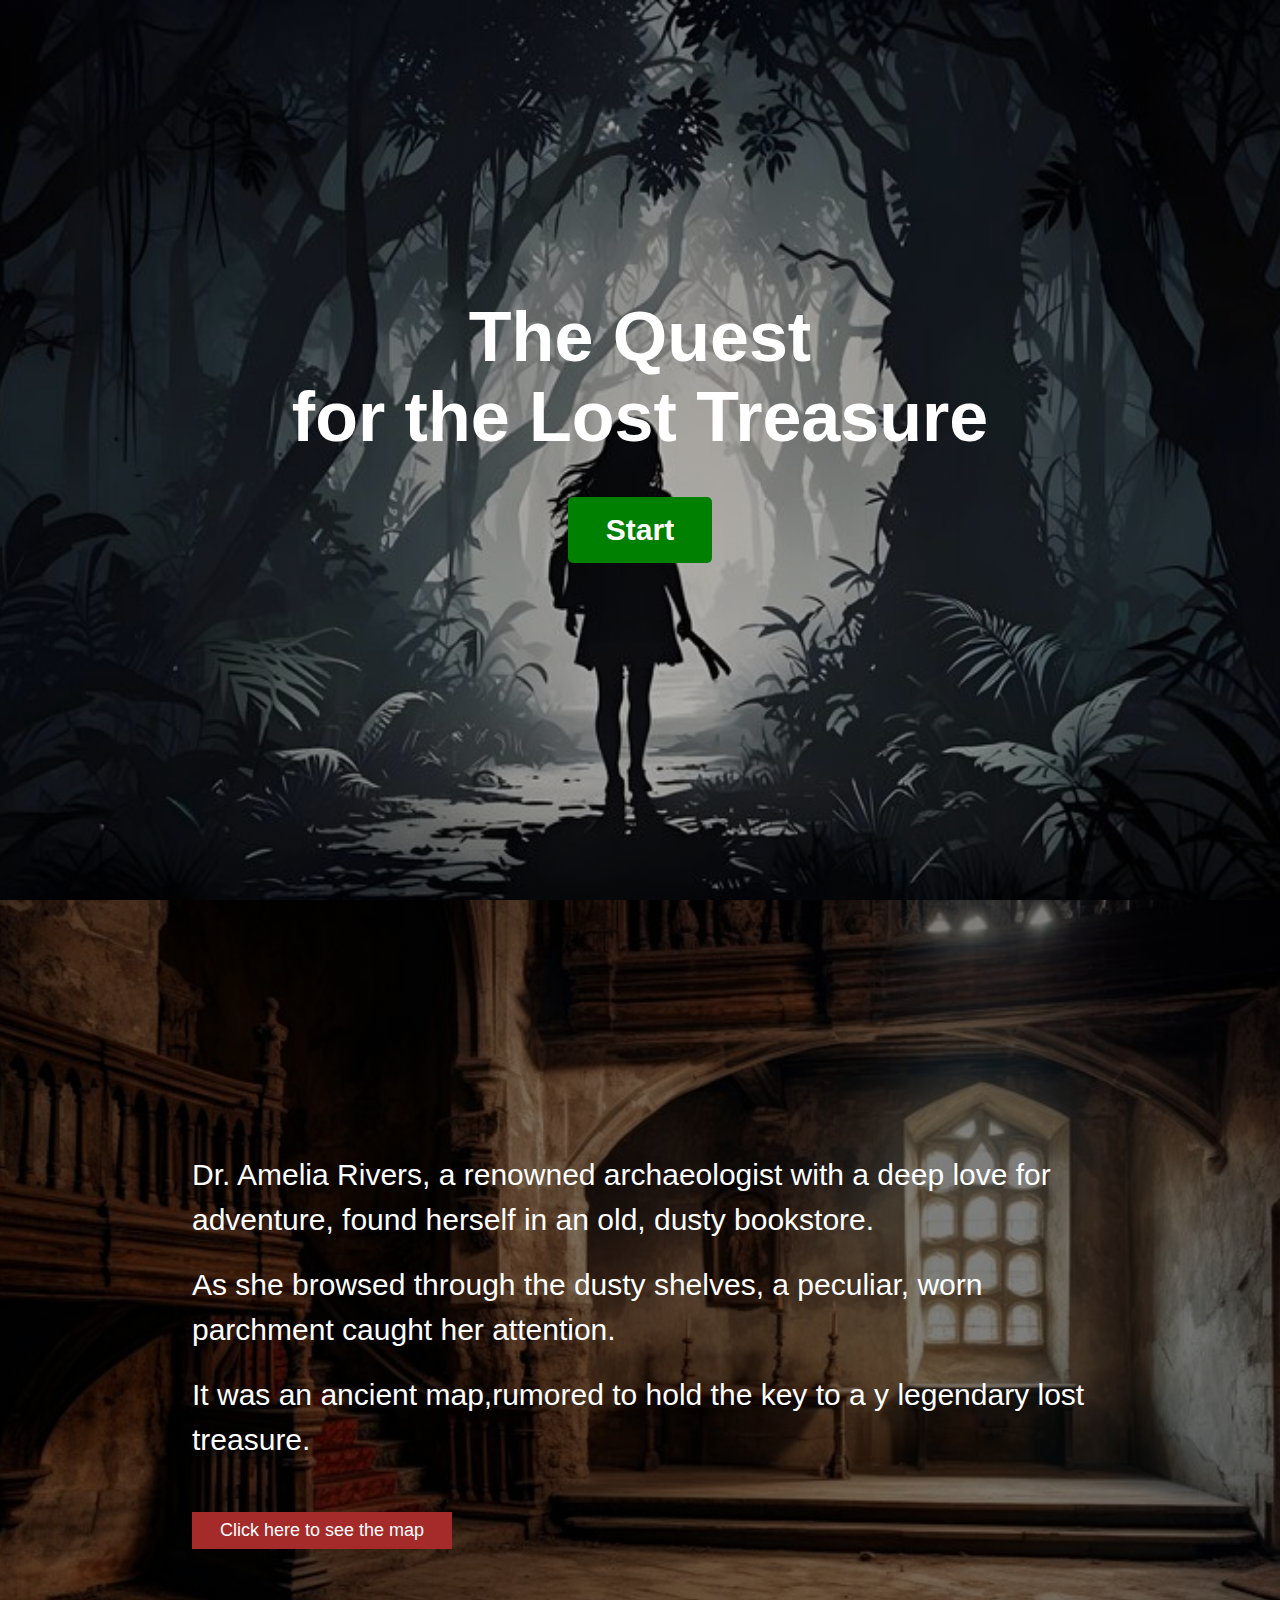
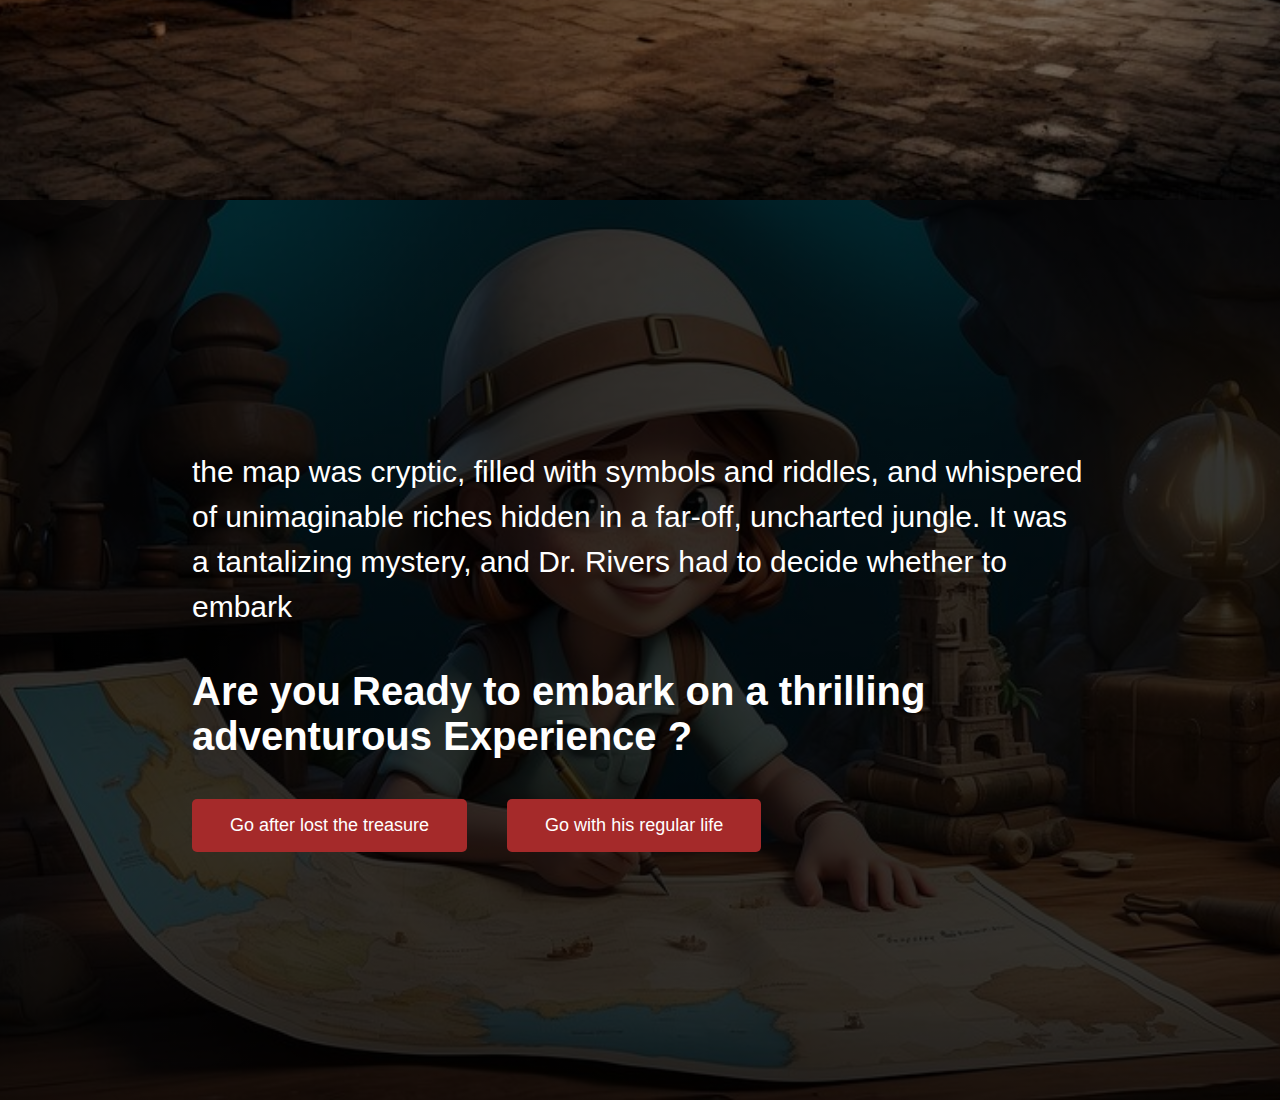
<file: index.html>
<!DOCTYPE html>
<html lang="en">
<head>
    <meta charset="UTF-8">
    <meta name="viewport" content="width=device-width, initial-scale=1.0">
    <title>Home Page</title>
    <!-- custom css file Link -->
     <link rel="stylesheet" href="style.css">
</head>
<body>

    <main id="main">
        <section class="home_container flex">
            <div class="content">
                <h1>The Quest <br> for the Lost Treasure</h1>
                <a class="button start_button" href="#start">Start</a>
            </div>
        </section>
        <!-- Start Story -->
        <section class="start_container flex" id="start">
            <div class="start_content">
                <p>Dr. Amelia Rivers, a renowned archaeologist with a deep love for adventure, found herself in an old, dusty bookstore. </p>
                <p>As she browsed through the dusty shelves, a peculiar, worn parchment caught her attention.</p>
                <p>It was an ancient map,rumored to hold the key to a y legendary lost treasure.</p>
                <a href="#map">Click here to see the map</a>
            </div>
        </section>
        <!-- Story Map -->
         <section id="map" class="map_container flex">
            <div class="map_content">
                <p>the map was cryptic, filled with symbols and riddles, and whispered of unimaginable riches hidden in a far-off, uncharted jungle. It was a tantalizing mystery, and Dr. Rivers had to decide whether to embark</p>
                <h2>Are you Ready to embark on a thrilling adventurous Experience ?</h2>
                <div class="btn_sec flex">
                    <a href="storyPage.html" class="button">Go after lost the treasure</a>
                    <a href="early.html" class="button">Go with his regular life</a>
                </div>
            </div>
         </section>
    </main>

    <!-- custom js file Link  -->
     <script src="index.js"></script>
    
</body>
</html>
</file>
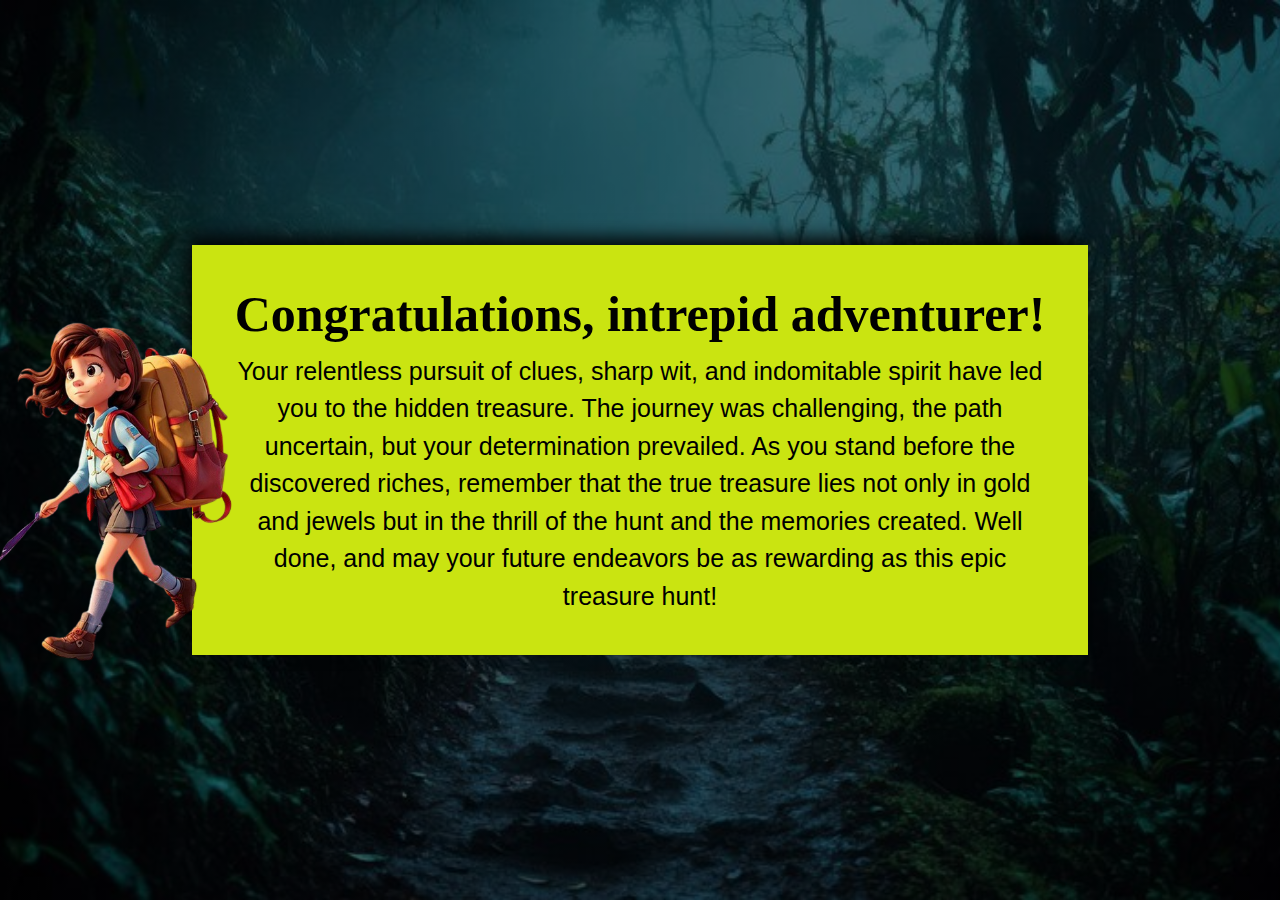
<file: complete.html>
<!DOCTYPE html>
<html lang="en">
<head>
    <meta charset="UTF-8">
    <meta name="viewport" content="width=device-width, initial-scale=1.0">
    <title>Complete Page</title>
    <link rel="stylesheet" href="style.css">

    <style>
        .com_content h1 {
            font-family: cursive;
            font-size: 50px;
            margin-bottom: 10px;
        }
        
        .com_content {
            padding: 40px !important;
        }

        .com_content img {
            position: absolute;
            transform: rotate(0deg);
            left: -240px;
            top: 40px;
        }
    </style>

</head>
<body>
    
<main id="main">
    <div class="early_container flex complete_container">
        <div class="content com_content">
            <img src="img/complete_img.png" alt="girl_image">
            <h1>Congratulations, intrepid adventurer!</h1>
            <p>Your relentless pursuit of clues, sharp wit, and indomitable spirit have led you to the hidden treasure. The journey was challenging, the path uncertain, but your determination prevailed. As you stand before the discovered riches, remember that the true treasure lies not only in gold and jewels but in the thrill of the hunt and the memories created. Well done, and may your future endeavors be as rewarding as this epic treasure hunt!</p>
        </div>
    </div>
</main>

</body>
</html>
</file>
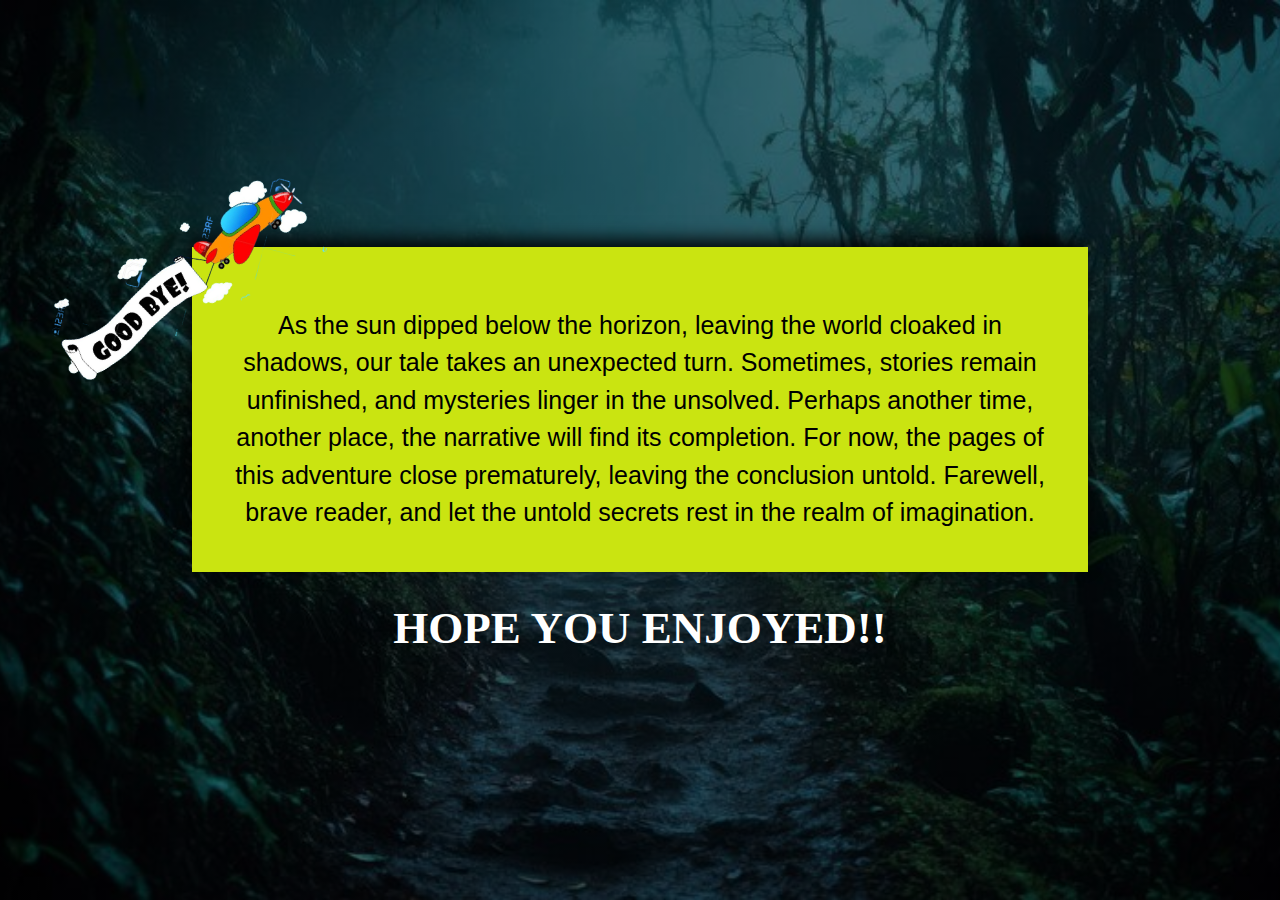
<file: early.html>
<!DOCTYPE html>
<html lang="en">
<head>
    <meta charset="UTF-8">
    <meta name="viewport" content="width=device-width, initial-scale=1.0">
    <title>Early Page</title>
    <link rel="stylesheet" href="style.css">
</head>
<body>
    
<main id="main">
    <div class="early_container flex">
        <div class="content">
            <img src="img/good-bye.png" alt="good-bye">
            <p>As the sun dipped below the horizon, leaving the world cloaked in shadows, our tale takes an unexpected turn. Sometimes, stories remain unfinished, and mysteries linger in the unsolved. Perhaps another time, another place, the narrative will find its completion. For now, the pages of this adventure close prematurely, leaving the conclusion untold. Farewell, brave reader, and let the untold secrets rest in the realm of imagination.</p>
        </div>
        <h2>HOPE YOU ENJOYED!!</h2>
    </div>
</main>

</body>
</html>
</file>
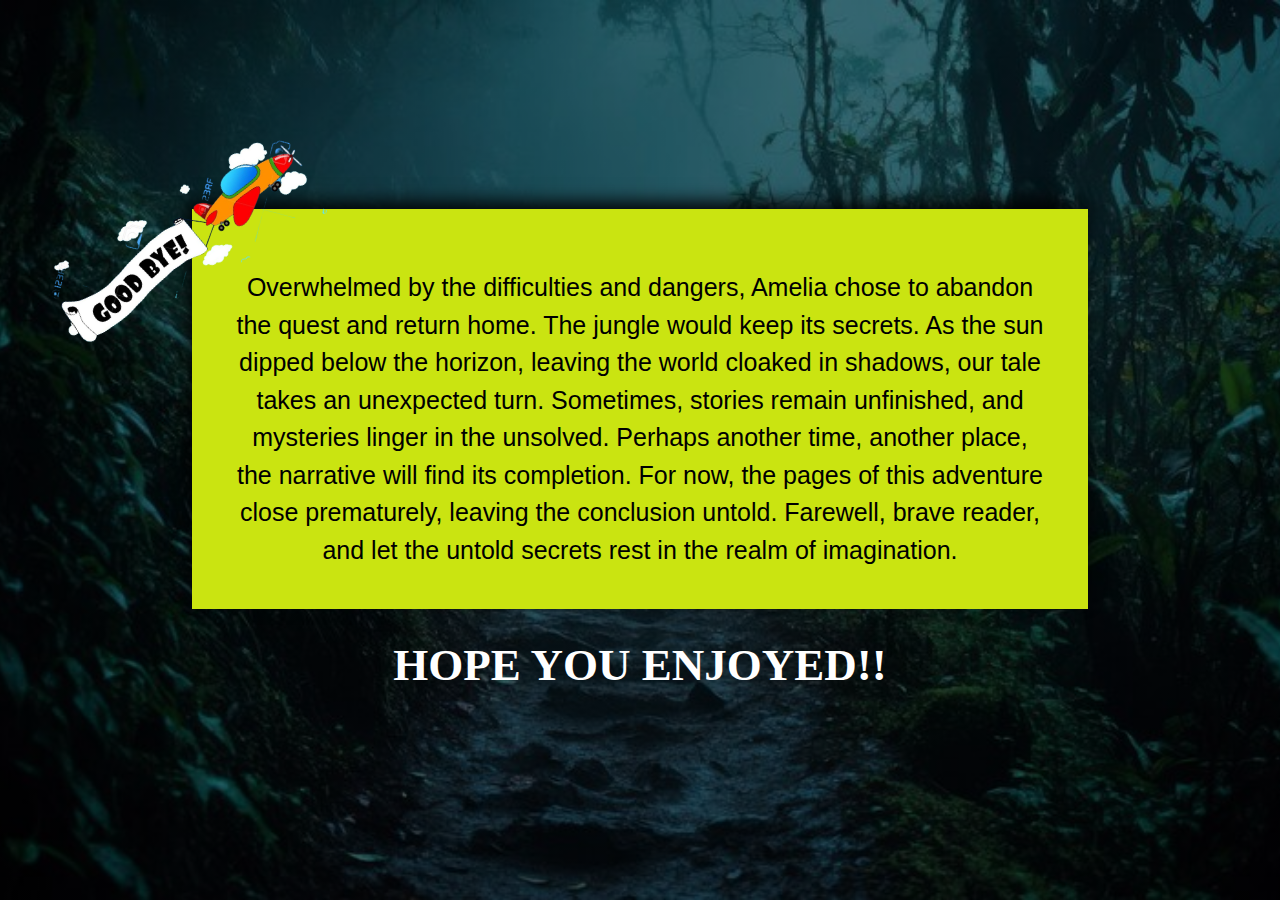
<file: retreat.html>
<!DOCTYPE html>
<html lang="en">
<head>
    <meta charset="UTF-8">
    <meta name="viewport" content="width=device-width, initial-scale=1.0">
    <title>Retreat Page</title>
    <link rel="stylesheet" href="style.css">
</head>
<body>
    
<main id="main">
    <div class="early_container flex">
        <div class="content">
            <img src="img/good-bye.png" alt="good-bye">
            <p>Overwhelmed by the difficulties and dangers, Amelia chose to abandon the quest and return home. The jungle would keep its secrets. As the sun dipped below the horizon, leaving the world cloaked in shadows, our tale takes an unexpected turn. Sometimes, stories remain unfinished, and mysteries linger in the unsolved. Perhaps another time, another place, the narrative will find its completion. For now, the pages of this adventure close prematurely, leaving the conclusion untold. Farewell, brave reader, and let the untold secrets rest in the realm of imagination.</p>
        </div>
        <h2>HOPE YOU ENJOYED!!</h2>
    </div>
</main>

</body>
</html>
</file>
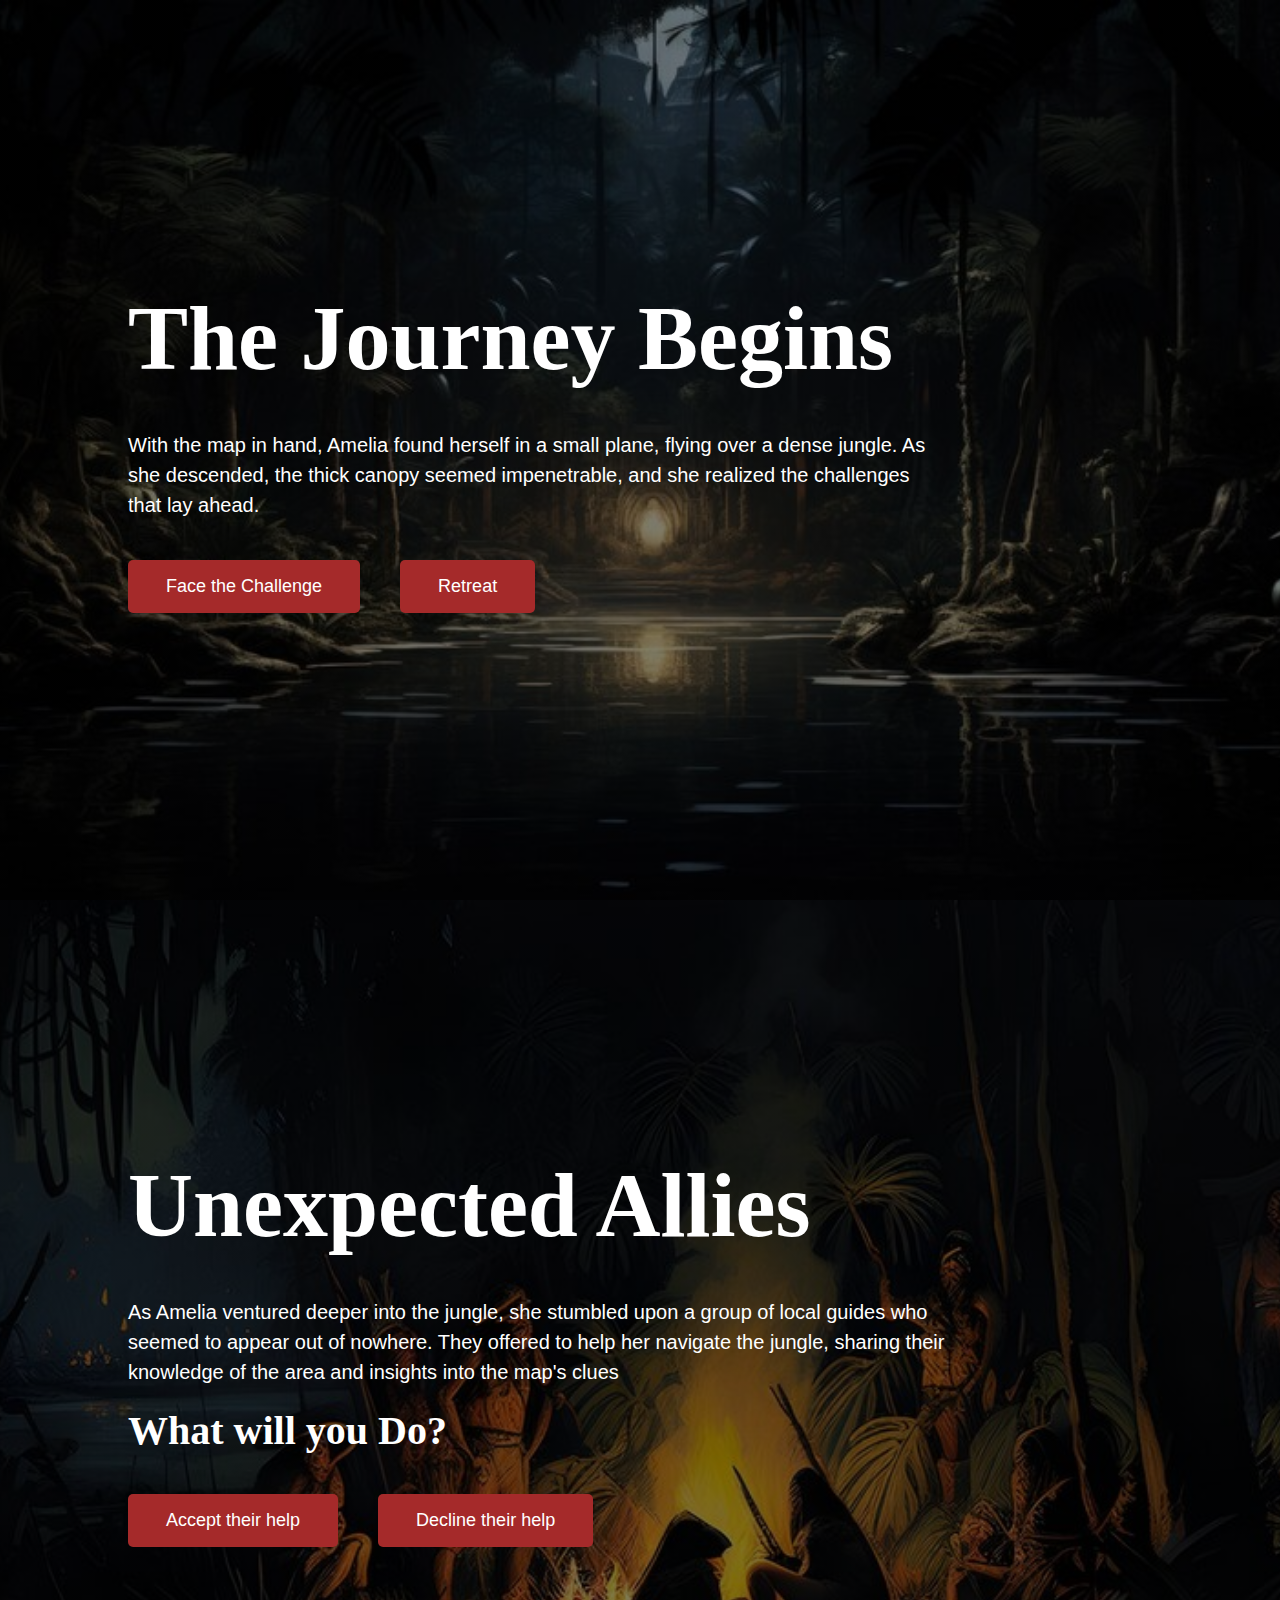
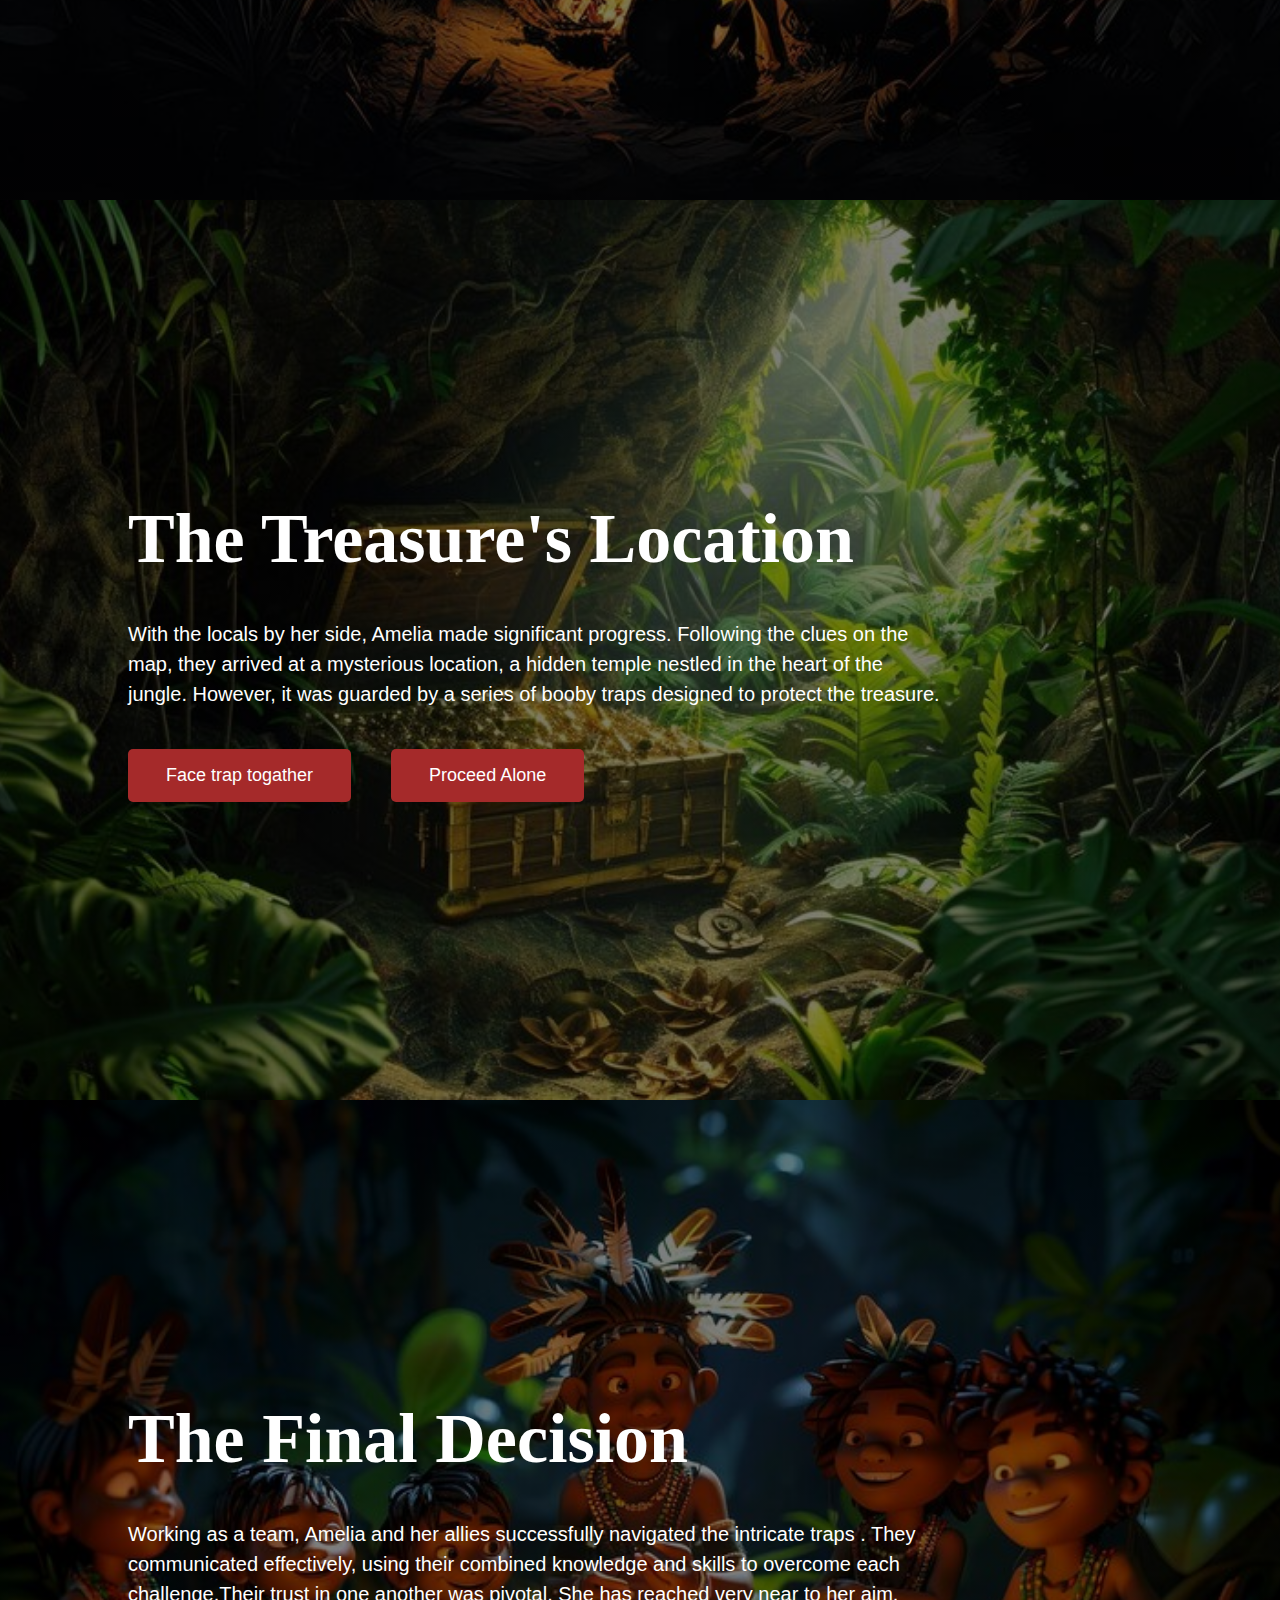
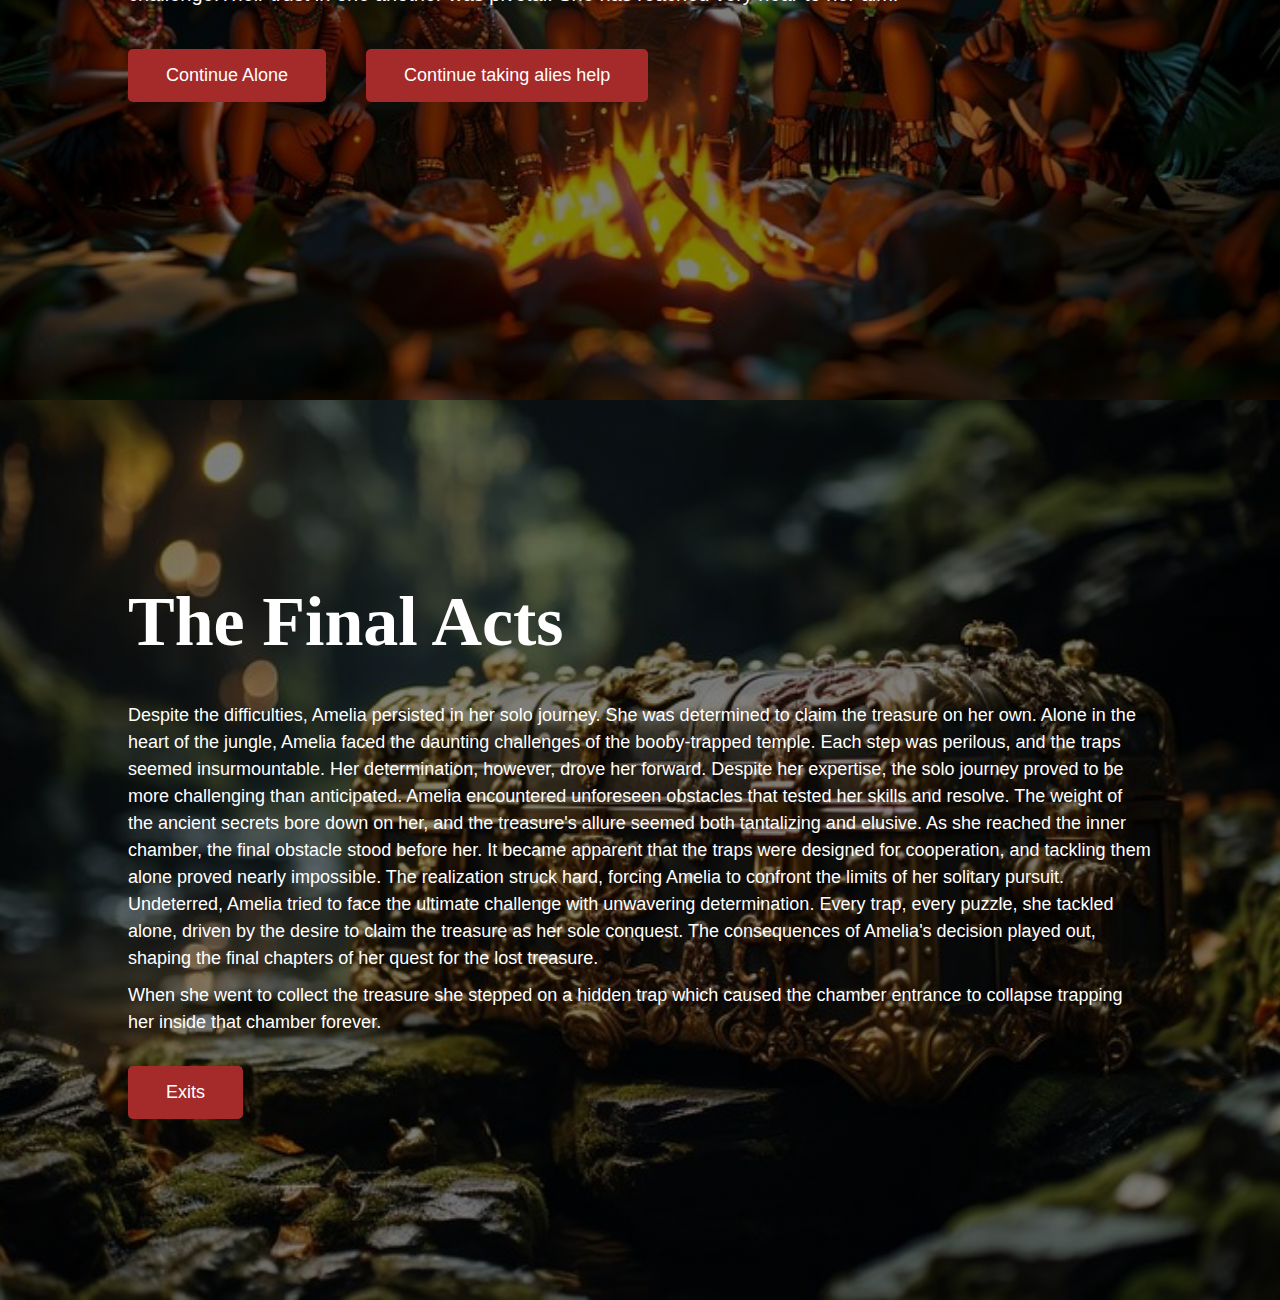
<file: storyPage.html>
<!DOCTYPE html>
<html lang="en">

<head>
    <meta charset="UTF-8">
    <meta name="viewport" content="width=device-width, initial-scale=1.0">
    <title>Story Page</title>
    <!-- custom css file Link -->
    <link rel="stylesheet" href="style.css">
</head>

<body>

    <main id="main">
        <!-- Top Header -->
        <section class="start_story flex">
            <div class="start_story_content">
                <h1>The Journey Begins</h1>
                <p>With the map in hand, Amelia found herself in a small plane, flying over a dense jungle. As she
                    descended, the thick canopy seemed impenetrable, and she realized the challenges that lay ahead.</p>
                <p class="face_ch">Amelia was determined to overcome the challenges. She delved deeper into the jungle,
                    navigating the treacherous terrain, encountering wild animals, and deciphering puzzling riddles.</p>
                <div class="btn_sec flex">
                    <button class="button s_btn" id="ch_btn">Face the Challenge</button>
                    <a href="retreat.html" class="button s_btn">Retreat</a>
                </div>
            </div>
        </section>
        <!-- Unexpected Allies -->
        <section class="Alies_container flex">
            <div class="alies_content">
                <h1>Unexpected Allies</h1>
                <p>As Amelia ventured deeper into the jungle, she stumbled upon a group of local guides who seemed to
                    appear out of nowhere. They offered to help her navigate the jungle, sharing their knowledge of the
                    area and insights into the map's clues</p>
                <h2>What will you Do?</h2>
                <p class="accept_para">Amelia decided to trust the locals. She recognized that their assistance could be
                    invaluable, given their familiarity with the jungle and its mysteries.</p>
                <p class="decline_para">Amelia, however, chose to go on alone. She believed in her skills and intuition,
                    thinking that she could rely on herself to decipher the map and overcome the challenges.</p>
                <div class="btn_sec flex">
                    <button class="button s_btn" id="accept_btn">Accept their help</button>
                    <button class="button s_btn" id="decline_btn">Decline their help</button>
                </div>
            </div>
        </section>
        <!-- The Treasure's Location -->
        <section class="treasure_location flex">
            <div class="treasure_content">
                <h1>The Treasure's Location</h1>
                <p>With the locals by her side, Amelia made significant progress. Following the clues on the map, they
                    arrived at a mysterious location, a hidden temple nestled in the heart of the jungle. However, it
                    was guarded by a series of booby traps designed to protect the treasure.</p>
                <p class="trap_para">Amelia and her allies realized that teamwork would be essential to overcome the
                    traps. They shared their knowledge and skills, working together to bypass each obstacle.</p>
                <p class="proceed_para">Despite the assistance of her allies, Amelia felt confident in her abilities.
                    She decided to tackle the traps by herself, thinking that she was better equipped to handle them</p>
                <div class="btn_sec flex">
                    <button class="button s_btn" id="trap_btn">Face trap togather</button>
                    <button class="button s_btn" id="proceed_btn">Proceed Alone</button>
                </div>
            </div>
        </section>
        <!-- The Final Decision -->
        <section class="final_container flex">
            <div class="final_content">
                <h1>The Final Decision</h1>
                <p>Working as a team, Amelia and her allies successfully navigated the intricate traps . They communicated effectively, using their combined knowledge and skills to overcome each challenge.Their trust in one another was pivotal. She has reached very near to her aim.</p>
                <p class="continue_alone_para"> As majority of her journey was over, Amelia thought to proceed with her solo journey. She was determined to claim the treasure on her own.</p>
                <p class="taking_alies_para">Realizing the magnitude of the challenges, Amelia called for her allies to join her. She recognized that they had a better chance of success by working together.</p>
                <div class="btn_sec flex">
                    <button class="button s_btn" id="continue_alone_btn">Continue Alone</button>
                    <button class="button s_btn" id="taking_alies_btn">Continue taking alies help</button>
                </div>
            </div>
        </section>
        <!-- Final Acts -->
         <section class="final_act_container flex">
            <div class="final_act_content">
                <h1>The Final Acts</h1>
                <p>Despite the difficulties, Amelia persisted in her solo journey. She was determined to claim the treasure on her own. Alone in the heart of the jungle, Amelia faced the daunting challenges of the booby-trapped temple. Each step was perilous, and the traps seemed insurmountable. Her determination, however, drove her forward. Despite her expertise, the solo journey proved to be more challenging than anticipated. Amelia encountered unforeseen obstacles that tested her skills and resolve. The weight of the ancient secrets bore down on her, and the treasure's allure seemed both tantalizing and elusive. As she reached the inner chamber, the final obstacle stood before her. It became apparent that the traps were designed for cooperation, and tackling them alone proved nearly impossible. The realization struck hard, forcing Amelia to confront the limits of her solitary pursuit. Undeterred, Amelia tried to face the ultimate challenge with unwavering determination. Every trap, every puzzle, she tackled alone, driven by the desire to claim the treasure as her sole conquest. The consequences of Amelia's decision played out, shaping the final chapters of her quest for the lost treasure.</p>
                <p>When she went to collect the treasure she stepped on a hidden trap which caused the chamber entrance to collapse trapping her inside that chamber forever.</p>
                <a href="complete.html" class="button">Exits</a>
            </div>
         </section>

    </main>

    <!-- custom js file Link  -->
    <script src="index.js"></script>

</body>

</html>
</file>
<file: style.css>
* {
    margin: 0;
    padding: 0;
    box-sizing: border-box;
    font-family: Arial, sans-serif;
}

/* Reusable style */

html {
    scroll-behavior: smooth;
}

a {
    text-decoration: none;
}

.button {
    background-color: brown;
    color: #fff;
    display: inline-block;
    padding: 16px 38px;
    font-size: 30px;
    font-weight: bold;
    border-radius: 5px;
}

.flex {
    display: flex;
    align-items: center;
}

p {
    font-size: 30px;
    line-height: 1.5;
}

/* Home page */

#main {
    width: 100%;
    overflow-x: hidden;
}

.home_container {
    width: 100%;
    height: 100vh;
    background-image: linear-gradient(rgba(0,0,0,.3), rgba(0,0,0,.3)), url('img/banner_1.jpg');
    background-position: center;
    background-size: cover;
    background-repeat: no-repeat;
    justify-content: center;
    text-align: center;
}

.home_container .content h1 {
    font-size: 70px;
    color: #fff;
}

.start_button {
    background: green;
    margin: 40px;
}

/* start section */
.start_container {
    width: 100%;
    height: 100vh;
    background-image: linear-gradient(rgba(0,0,0,.5), rgba(0,0,0,.5)), url('img/banner_2.jpg');
    background-position: center;
    background-size: cover;
    background-repeat: no-repeat;
    justify-content: center;
    color: #fff;
}

.start_content {
    width: 70%;
}

.start_content p {
    margin-bottom: 20px;
}

.start_content a {
    font-size: 18px;
    display: inline-block;
    background-color: brown;
    color: #fff;
    padding: 8px 28px;
    margin-top: 30px;
}

/* Map CSS */

.map_container {
    background-image: linear-gradient(rgba(0,0,0,.8), rgba(0,0,0,.8)), url('img/banner_3.jpg');
    background-position: center;
    background-size: cover;
    background-repeat: no-repeat;
    width: 100%;
    height: 100vh;
    justify-content: center;
}

.map_content {
    width: 70%;
    color: #fff;
}

.map_content h2 {
    margin-top: 40px;
    font-size: 40px;
}

.btn_sec {
    gap: 40px;
    margin-top: 40px;
}

.btn_sec a {
    font-size: 18px;
    font-weight: 500;
}















/* Early Page CSS */

.early_container {
    flex-direction: column;
    width: 100%;
    height: 100vh;
    justify-content: center;
    background-image: linear-gradient(rgba(0,0,0,.5), rgba(0,0,0,.5)), url('img/dark_jungle.jpg');
    background-position: center;
    background-size: cover;
    background-repeat: no-repeat;
}

.early_container .content {
    position: relative;
    width: 70%;
    background-color: rgb(202, 228, 17);
    box-shadow: -4px -8px 16px rgba(0,0,0,.9);
    padding: 60px 40px 40px 40px;
    text-align: center;
}

.early_container h2 {
    margin-top: 30px;
    font-size: 45px;
    font-family: cursive;
    color: #fff;
}

.early_container p {
    font-size: 25px;
}

.early_container img {
    position: absolute;
    top: -20px;
    left: -160px;
    width: 300px;
    transform: rotate(-30deg);
}


/* Story Page Start */

.start_story {
    width: 100%;
    height: 100vh;
    justify-content: center;
    background-image: linear-gradient(rgba(0,0,0,.5), rgba(0,0,0,.5)), url('img/story_banner_1.jpg');
    background-position: center;
    background-size: cover;
    background-repeat: no-repeat;
    color: #fff;
}

.s_btn {
    font-size: 18px;
    outline: none;
    border: none;
    font-weight: normal;
    cursor: pointer;
}

.start_story .start_story_content,
.Alies_container .alies_content,
.treasure_location .treasure_content {
    width: 80%;
}

.start_story_content h1,
.Alies_container h1 {
    font-size: 90px;
    font-family: cursive;
    margin-bottom: 40px;
}

.start_story_content p,
.alies_content p,
.treasure_content p,
.final_content p{
    font-size: 20px;
    width: 80%;
}

.start_story_content .face_ch {
    margin-top: 20px;
    display: none;
}

.start_story_content .face_ch.fac_active {
    display: inline-block;
}

/* Alies Section  */

.Alies_container {
    width: 100%;
    height: 100vh;
    background-image: linear-gradient(rgba(0,0,0,.5),rgba(0,0,0,.5)), url('img/help_alies.jpg');
    background-position: center;
    background-size: cover;
    background-repeat: no-repeat;
    color: #fff;
    justify-content: center;
}

.alies_content h2 {
    font-size: 40px;
    font-family: cursive;
    margin-top: 20px;
}

.accept_para, .decline_para {
    display: none;
    margin-top: 20px;
}

.accept_para.accept_active,
.decline_para.decline_active {
    display: inline-block;
}

/* treasure_location CSS */

.treasure_location {
    width: 100%;
    height: 100vh;
    justify-content: center;
    background-image: linear-gradient(rgba(0,0,0,.5), rgba(0,0,0,.5)), url('img/story_banner_2.jpg');
    background-position: center;
    background-size: cover;
    background-repeat: no-repeat;
    color: #fff;
}

.treasure_location .treasure_content h1,
.final_content h1,
.final_act_content h1 {
    font-size: 70px;
    font-family: cursive;
    margin-bottom: 40px;
}

.trap_para, .proceed_para {
    display: none;
    margin-top: 20px;
}

.trap_para.trap_active,
.proceed_para.proceed_active {
    display: inline-block;
}

/* Final Decision */

.final_container {
    width: 100%;
    height: 100vh;
    justify-content: center;    
    background-image: linear-gradient(rgba(0,0,0,.5), rgba(0,0,0,.5)), url('img/story_banner_4.jpg');
    background-position: center;
    background-size: cover;
    background-repeat: no-repeat;
    color: #fff;
}

.final_content,
.final_act_content {
    width: 80%;
}

.continue_alone_para, .taking_alies_para {
    display: none;
    margin-top: 20px;
}

.continue_alone_para.continue_active,
.taking_alies_para.alies_active {
    display: inline-block;
}

/* final Act container */

.final_act_container {
    width: 100%;
    height: 100vh;
    justify-content: center;
    background-image: linear-gradient(rgba(0,0,0,.5), rgba(0,0,0,.5)), url('img/story_banner_5.jpg');
    background-position: center;
    background-size: cover;
    background-repeat: no-repeat;
    color: #fff;
}

.final_act_content p {
    width: 100%;
    font-size: 18px;
    margin-bottom: 10px;
}

.final_act_content a {
    font-weight: normal;
    font-size: 18px;
    margin-top: 20px;
}
</file>
